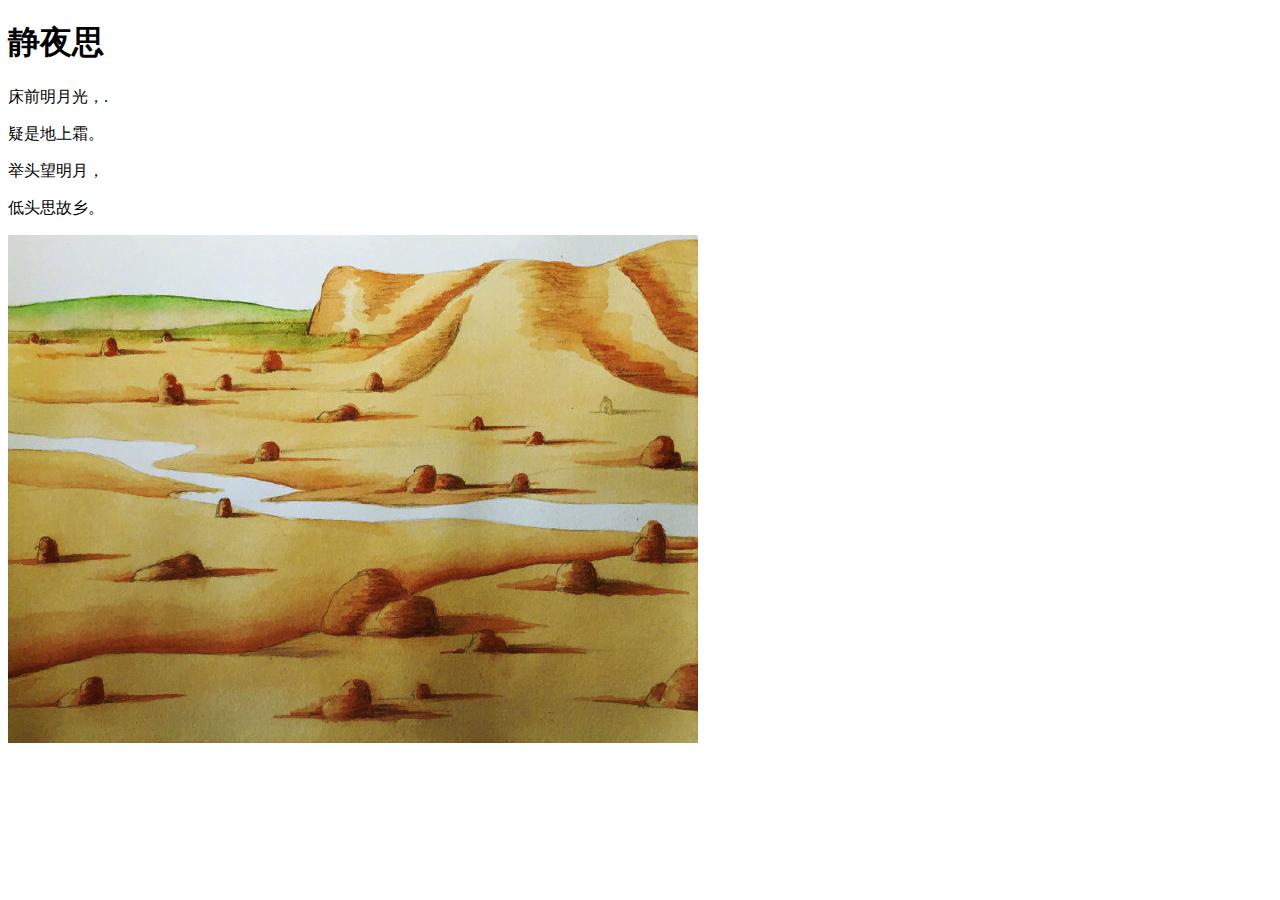
<file: 001Basic/index.html>
<!DOCTYPE html>
<html lang="en">
<head>
    <meta charset="UTF-8">
    <title>静夜思</title>
</head>
<body>
<h1>静夜思</h1>
<p>床前明月光，.</p>
<p>疑是地上霜。</p>
<p>举头望明月，</p>
<p>低头思故乡。</p>
<img src = "./images/人群走着走着,就散了。我在这个世界上站定,只有一道模糊的身影跟随着我。.jpg"/>
</body>
</html>
</file>
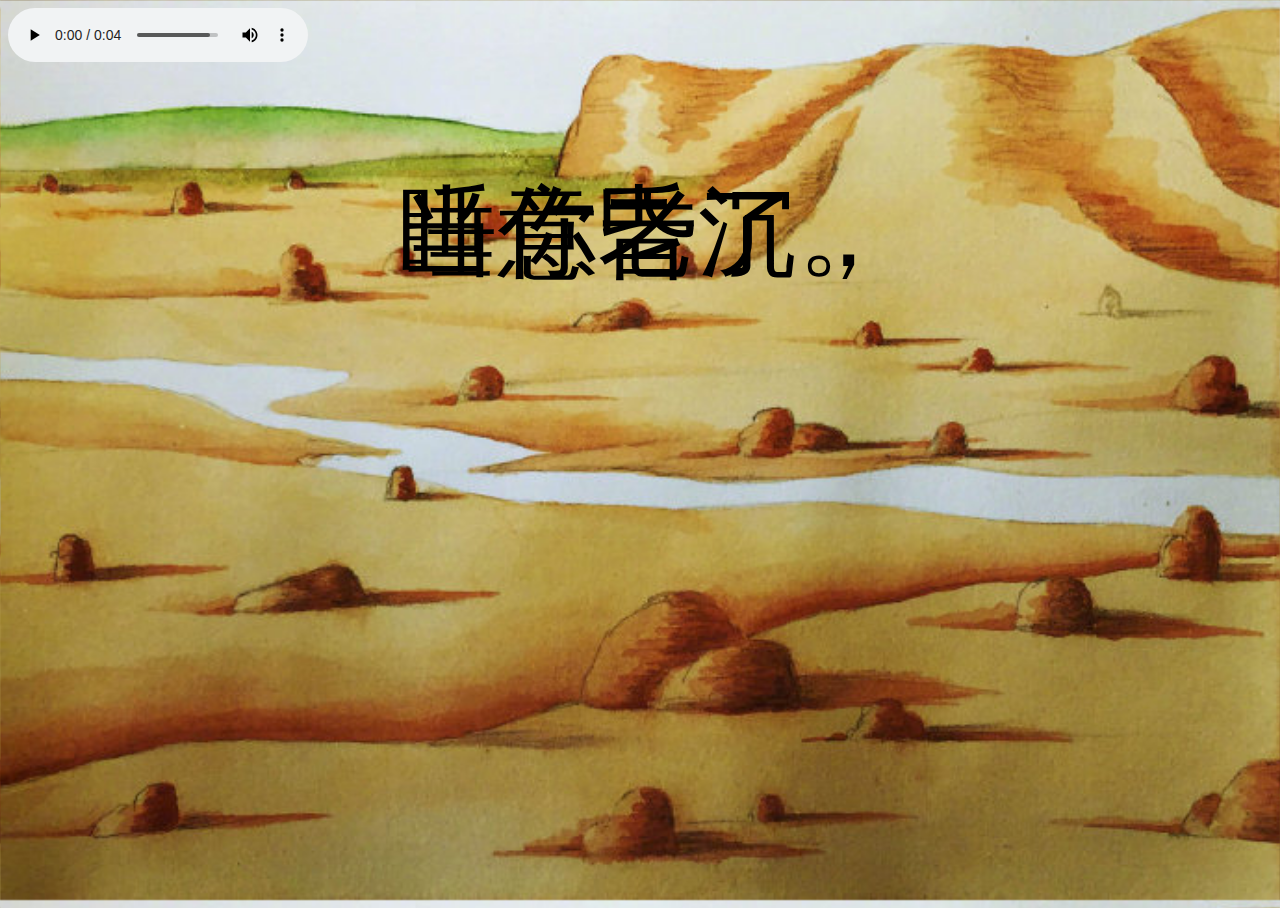
<file: 001Basic/biaobai.html>
<!DOCTYPE html>
<html lang="en">
<head>
    <meta charset="UTF-8">
    <title>给你的诗歌</title>
    <style type="text/css">
        body{
            background-image: url(./images/人群走着走着,就散了。我在这个世界上站定,只有一道模糊的身影跟随着我。.jpg);
            background-size: 100% 100%;
            height:100%;
        }
        html{
            height:100%;
        }
        @keyframes myfirst
        {
            0% {opacity: 0;}
            25% {opacity: 100;}
            50% {opacity: 0;}
            100% {opacity: 0;}
        }
        @keyframes mysecond
        {
            0% {opacity: 0;}
            25% {opacity: 0;}
            50% {opacity: 100;}
            100% {opacity: 0;}
        }
        p{
            font-size: 100px;
            position: absolute;
            width: 100%;
            text-align: center;
            animation: myfirst  4.12s infinite;
        }
        #danni{
            animation: myfirst  4.12s infinite;
        }
        #shuiyi{
            animation: mysecond  4.12s infinite;
        }
     </style>
</head>
<body>

<audio src="wav/bgm.wav" controls="controls" autoplay="autoplay" loop="loop" >
</audio>
<p id="danni">当你老了，</p>
<p id="shuiyi">睡意昏沉。</p>
</body>
</html>
</file>
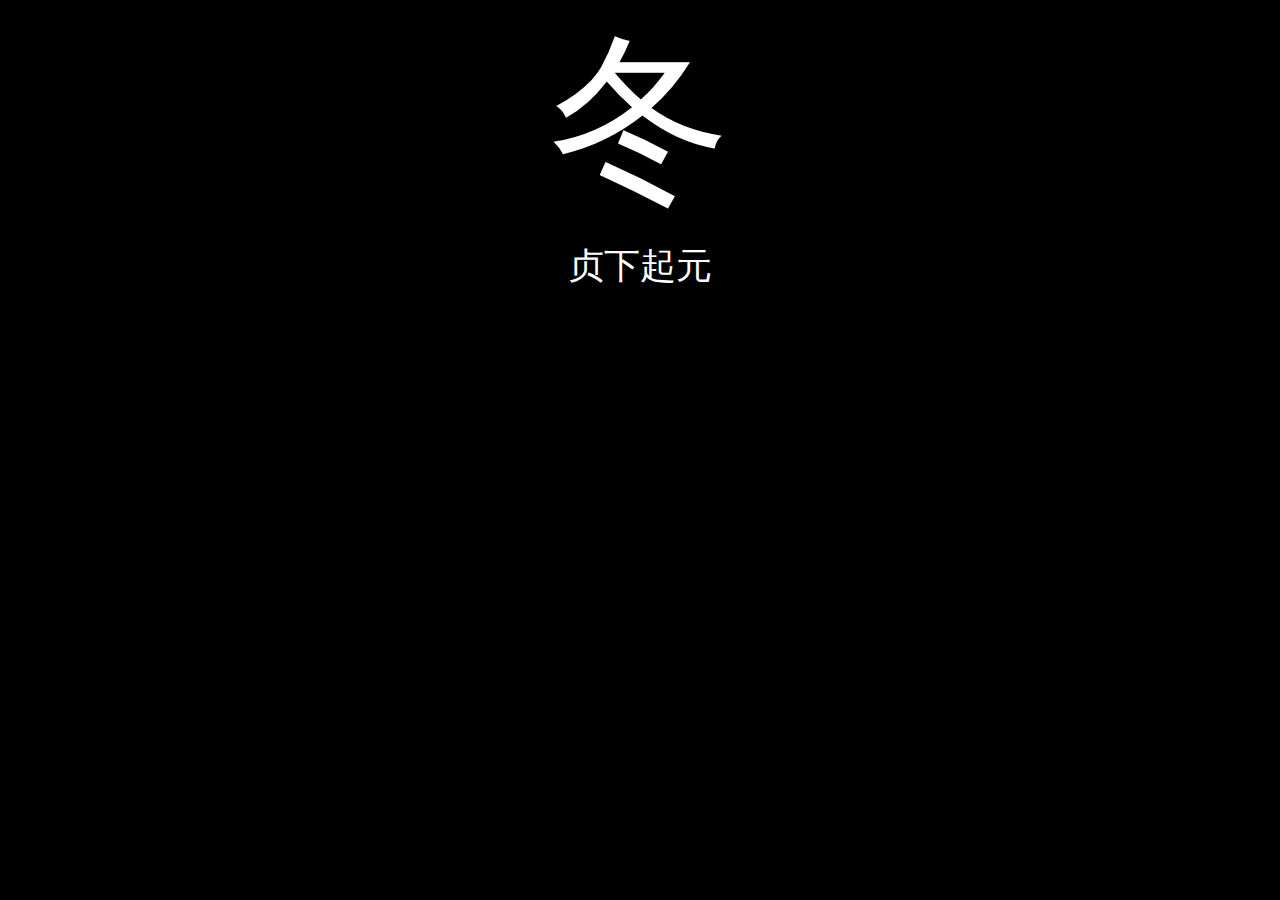
<file: 001Basic/page.html>
<!DOCTYPE html>
<html lang="en">
<head>
    <meta charset="UTF-8">
    <title>Title</title>
    <link rel="Stylesheet" type="text/css" href="css/page.css" />

</head>
<body>
<page id="c">春</page>
<page id="x">夏</page>
<page id="q">秋</page>
<page id="d">
    冬
    <span id="z">贞下起元</span>
</page>
</body>
</html>
</file>
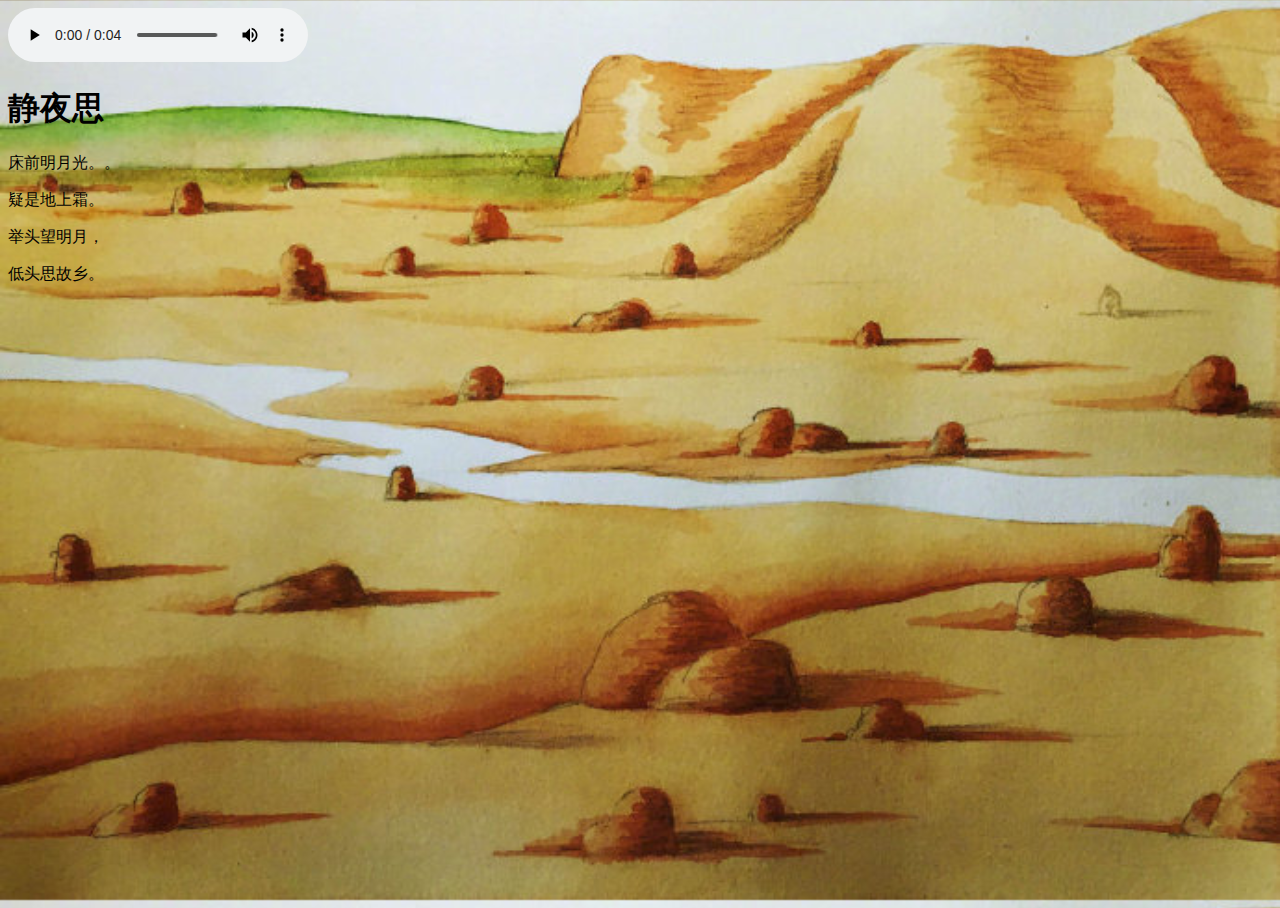
<file: 001Basic/test.html>
<!DOCTYPE html>
<html lang="en">
<head>
    <meta charset="UTF-8">
    <title>静夜思</title>
    <style type="text/css">
        body{
            background-image: url(./images/人群走着走着,就散了。我在这个世界上站定,只有一道模糊的身影跟随着我。.jpg);
            background-size: 100% 100%;
            height:100%;
        }
        html{
            height:100%;
        }
        @keyframes myfirst
        {
            from {opacity: 0;}
            to {opacity: 100;}
        }
        h1,p{
            animation: myfirst  2s infinite;
        }
     </style>
</head>
<body>

<audio src="wav/bgm.wav" controls="controls" autoplay="autoplay" >
</audio>
<h1>静夜思</h1>
<p>床前明月光。。</p>
<p>疑是地上霜。</p>
<p>举头望明月，</p>
<p>低头思故乡。</p>
</body>
</html>
</file>
<file: 001Basic/css/page.css>
html,body,page{
    height: 100%;
    width: 100%;
    margin:0;
}
page{
    font-size: 180px;
    position: absolute;
    text-align: center;
}
#c{
    background-color: lightgreen;
    animation:c 10s infinite;
}
#x{
    background-color: red;
    animation:x 10s infinite;
}
#q{
    animation:q 10s infinite;
    background-image: url('../images/人群走着走着,就散了。我在这个世界上站定,只有一道模糊的身影跟随着我。.jpg');
    background-size: 100% 100%;
}
#d{
    background-color: black;
    color:white;
    animation:d 10s infinite;
}
#z{
    font-size: 36px;
    display: block;
    animation:z 10s infinite;
}
@keyframes z {
    0%{opacity: 0}
    70%{opacity: 0}
    80%{opacity: 100}
    90%{opacity: 100}
    100%{opacity: 0}
}
@keyframes c {
    0%{opacity: 0}
    20%{opacity: 100}
    40%{opacity: 0}
    60%{opacity: 0}
    100%{opacity: 0}
}
@keyframes x {
    0%{opacity: 0}
    20%{opacity: 0}
    40%{opacity: 100}
    60%{opacity: 0}
    100%{opacity: 0}
}
@keyframes q {
    0%{opacity: 0}
    20%{opacity: 0}
    40%{opacity: 0}
    60%{opacity: 100}
    100%{opacity: 0}
}
@keyframes d {
    0%{opacity: 0}
    20%{opacity: 0}
    40%{opacity: 0}
    60%{opacity: 0}
    100%{opacity: 100}
}
</file>
